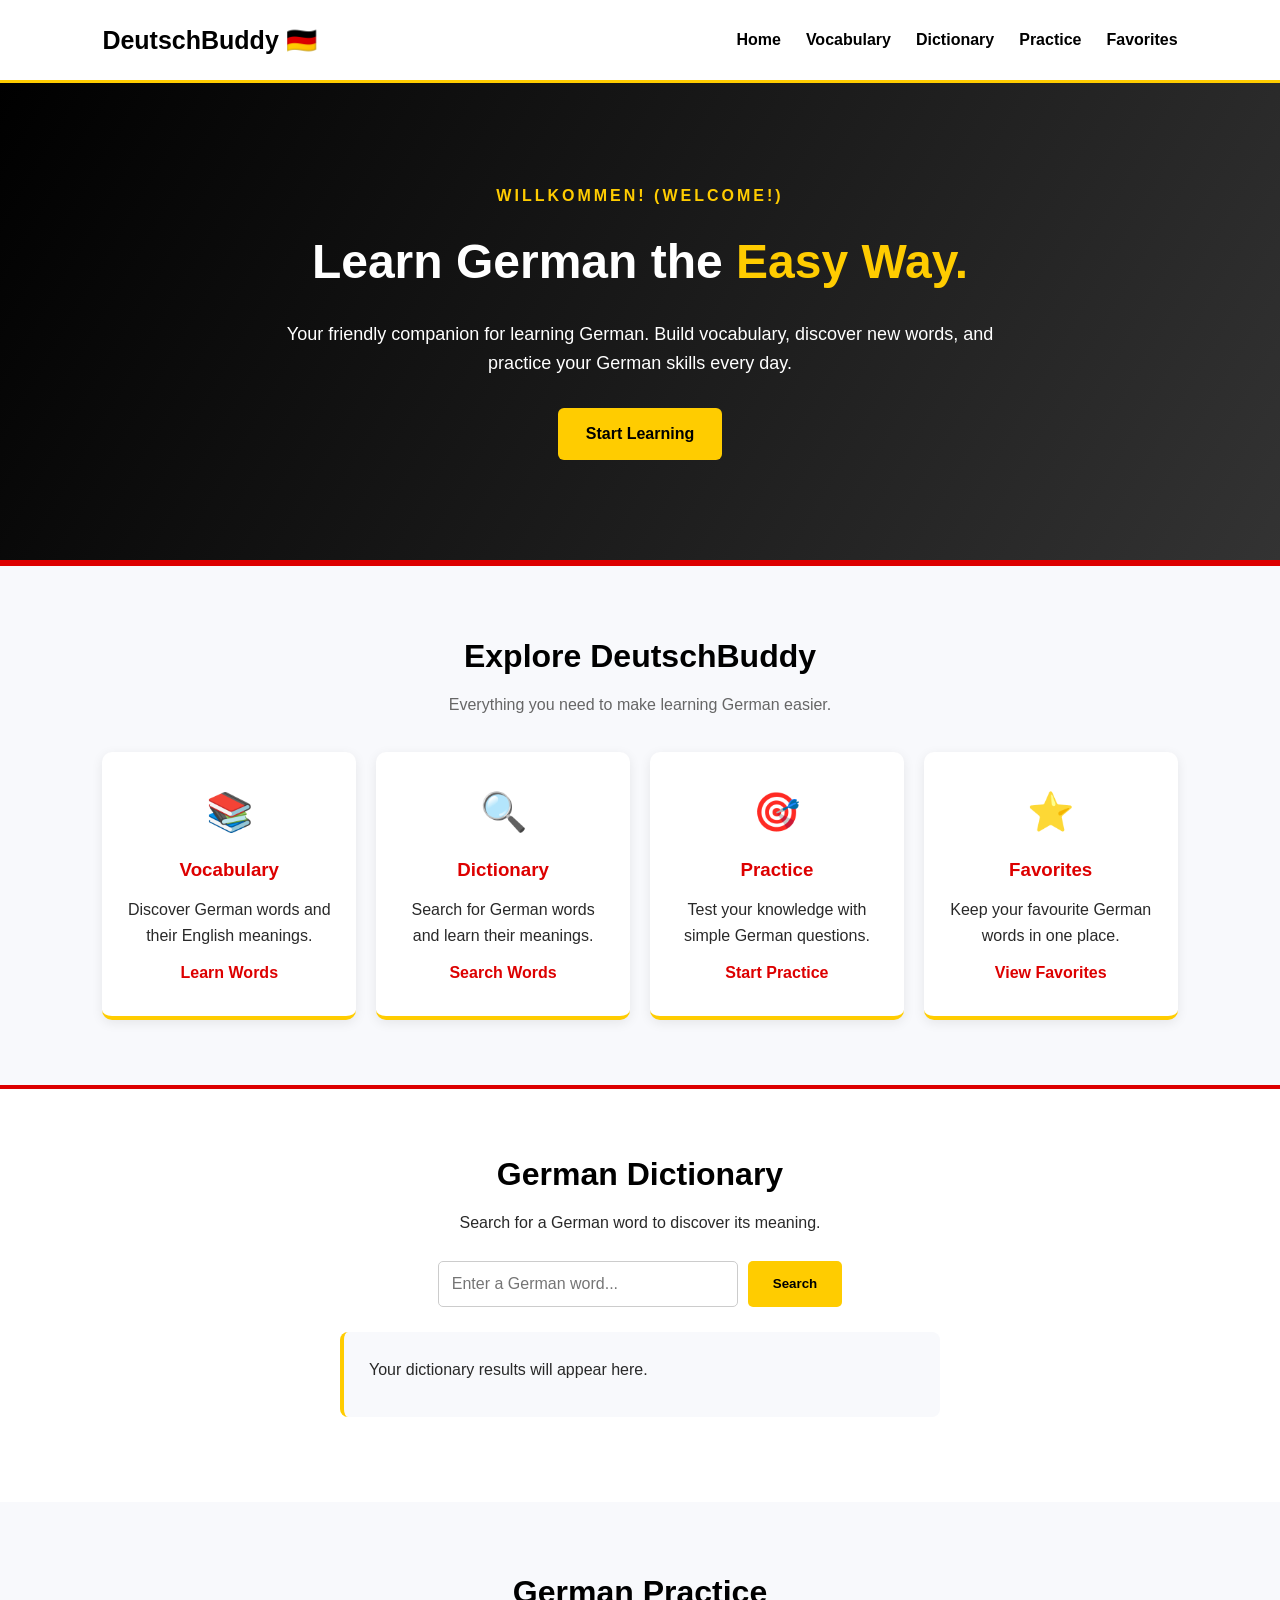
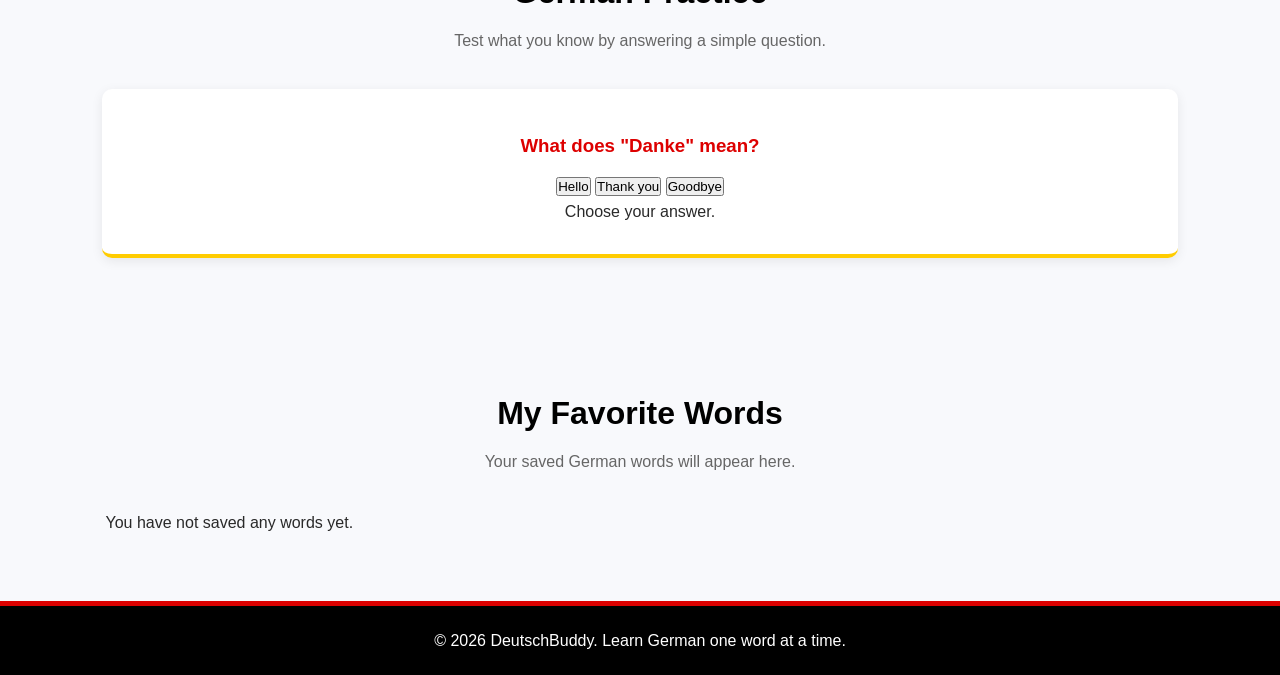
<file: index.html>
<!DOCTYPE html>
<html lang="en">
<head>
    <meta charset="UTF-8">
    <meta name="viewport" content="width=device-width, initial-scale=1.0">
    <meta name="description" content="DeutschBuddy helps you learn German vocabulary and improve your German skills.">
    <title>DeutschBuddy | Learn German</title>
    <link rel="stylesheet" href="style.css">
    <script src="main.js" defer></script>
</head>
<body>

    <header>
        <div class="navbar">
            <div class="logo">DeutschBuddy 🇩🇪</div>

            <nav>
                <ul>
                    <li><a href="#home">Home</a></li>
                    <li><a href="vocabulary.html">Vocabulary</a></li>
                    <li><a href="#dictionary">Dictionary</a></li>
                    <li><a href="#practice">Practice</a></li>
                    <li><a href="#favorites">Favorites</a></li>
                </ul>
            </nav>
        </div>
    </header>

    <main>

        <!-- Home Section -->
        <section class="hero" id="home">
            <div class="hero-content">
                <p class="welcome">WILLKOMMEN! (WELCOME!)</p>

                <h1>Learn German the <span>Easy Way.</span></h1>

                <p>
                    Your friendly companion for learning German.
                    Build vocabulary, discover new words, and practice
                    your German skills every day.
                </p>

                <a href="#features" class="btn">Start Learning</a>
            </div>
        </section>

        <!-- Features Section -->
        <section id="features" class="features">

            <h2>Explore DeutschBuddy</h2>

            <p class="section-description">
                Everything you need to make learning German easier.
            </p>

            <div class="feature-container">

                <article class="feature-card">
                    <div class="feature-icon">📚</div>
                    <h3>Vocabulary</h3>
                    <p>Discover German words and their English meanings.</p>
                    <a href="vocabulary.html">Learn Words</a>
                </article>

                <article class="feature-card">
                    <div class="feature-icon">🔍</div>
                    <h3>Dictionary</h3>
                    <p>Search for German words and learn their meanings.</p>
                    <a href="#dictionary">Search Words</a>
                </article>

                <article class="feature-card">
                    <div class="feature-icon">🎯</div>
                    <h3>Practice</h3>
                    <p>Test your knowledge with simple German questions.</p>
                    <a href="#practice">Start Practice</a>
                </article>

                <article class="feature-card">
                    <div class="feature-icon">⭐</div>
                    <h3>Favorites</h3>
                    <p>Keep your favourite German words in one place.</p>
                    <a href="#favorites">View Favorites</a>
                </article>

            </div>
        </section>

        <!-- Dictionary Section -->
        <section class="dictionary-section" id="dictionary">

            <h2>German Dictionary</h2>

            <p>Search for a German word to discover its meaning.</p>

            <form id="dictionary-form">
                <input
                    type="text"
                    id="word-input"
                    placeholder="Enter a German word..."
                    required
                >

                <button type="submit">Search</button>
            </form>

            <div id="dictionary-result">
                <p>Your dictionary results will appear here.</p>
            </div>

        </section>

        <!-- Practice Section -->
        <section class="features practice-section" id="practice">

            <h2>German Practice</h2>

            <p class="section-description">
                Test what you know by answering a simple question.
            </p>

            <div class="feature-card">
                <h3>What does "Danke" mean?</h3>

                <div id="quiz-options">
                    <button type="button" class="quiz-option" data-answer="wrong">Hello</button>
                    <button type="button" class="quiz-option" data-answer="correct">Thank you</button>
                    <button type="button" class="quiz-option" data-answer="wrong">Goodbye</button>
                </div>

                <p id="quiz-result">Choose your answer.</p>
            </div>

        </section>

        <!-- Favorites Section -->
        <section class="features favorites-section" id="favorites">

            <h2>My Favorite Words</h2>

            <p class="section-description">
                Your saved German words will appear here.
            </p>

            <div id="favorites-list" class="vocabulary-container">
                <p>You have not saved any words yet.</p>
            </div>

        </section>

    </main>

    <footer>
        <p>&copy; 2026 DeutschBuddy. Learn German one word at a time.</p>
    </footer>

</body>
</html>
</file>
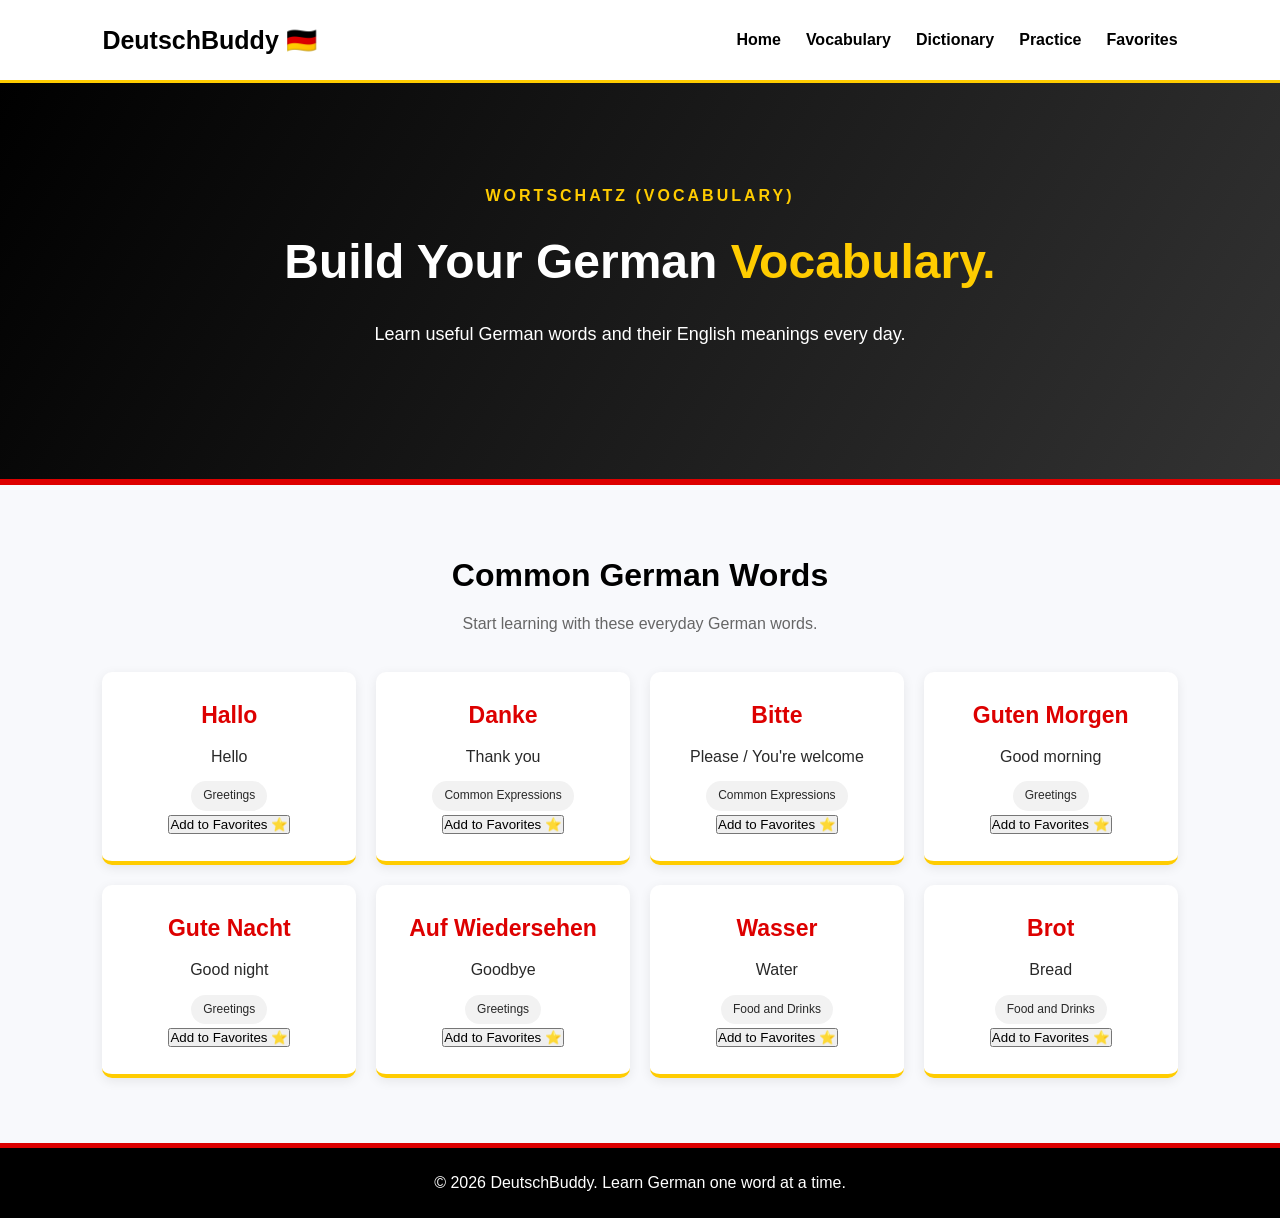
<file: vocabulary.html>
<!DOCTYPE html>
<html lang="en">

<head>
    <meta charset="UTF-8">
    <meta name="viewport" content="width=device-width, initial-scale=1.0">
    <meta name="description" content="Learn common German vocabulary with English translations on DeutschBuddy.">
    <title>German Vocabulary | DeutschBuddy</title>
    <link rel="stylesheet" href="style.css">
    <script src="main.js" defer></script>
</head>

<body>

    <header>
        <div class="navbar">
            <div class="logo">DeutschBuddy 🇩🇪</div>

            <nav>
                <ul>
                    <li><a href="index.html">Home</a></li>
                    <li><a href="vocabulary.html">Vocabulary</a></li>
                    <li><a href="index.html#dictionary">Dictionary</a></li>
                    <li><a href="index.html#practice">Practice</a></li>
                    <li><a href="index.html#favorites">Favorites</a></li>
                </ul>
            </nav>
        </div>
    </header>

    <main>
        <section class="hero">
            <div class="hero-content">
                <p class="welcome">WORTSCHATZ (VOCABULARY)</p>
                <h1>Build Your German <span>Vocabulary.</span></h1>
                <p>Learn useful German words and their English meanings every day.</p>
            </div>
        </section>

        <section class="features">
            <h2>Common German Words</h2>

            <p class="section-description">
                Start learning with these everyday German words.
            </p>

            <div class="vocabulary-container">

                <article class="vocabulary-card">
                    <h3>Hallo</h3>
                    <p>Hello</p>
                    <span>Greetings</span>
                    <br>
                    <button class="add-favorite" data-german="Hallo" data-english="Hello">
                        Add to Favorites ⭐
                    </button>
                </article>

                <article class="vocabulary-card">
                    <h3>Danke</h3>
                    <p>Thank you</p>
                    <span>Common Expressions</span>
                    <br>
                    <button class="add-favorite" data-german="Danke" data-english="Thank you">
                        Add to Favorites ⭐
                    </button>
                </article>

                <article class="vocabulary-card">
                    <h3>Bitte</h3>
                    <p>Please / You're welcome</p>
                    <span>Common Expressions</span>
                    <br>
                    <button class="add-favorite" data-german="Bitte" data-english="Please / You're welcome">
                        Add to Favorites ⭐
                    </button>
                </article>

                <article class="vocabulary-card">
                    <h3>Guten Morgen</h3>
                    <p>Good morning</p>
                    <span>Greetings</span>
                    <br>
                    <button class="add-favorite" data-german="Guten Morgen" data-english="Good morning">
                        Add to Favorites ⭐
                    </button>
                </article>

                <article class="vocabulary-card">
                    <h3>Gute Nacht</h3>
                    <p>Good night</p>
                    <span>Greetings</span>
                    <br>
                    <button class="add-favorite" data-german="Gute Nacht" data-english="Good night">
                        Add to Favorites ⭐
                    </button>
                </article>

                <article class="vocabulary-card">
                    <h3>Auf Wiedersehen</h3>
                    <p>Goodbye</p>
                    <span>Greetings</span>
                    <br>
                    <button class="add-favorite" data-german="Auf Wiedersehen" data-english="Goodbye">
                        Add to Favorites ⭐
                    </button>
                </article>

                <article class="vocabulary-card">
                    <h3>Wasser</h3>
                    <p>Water</p>
                    <span>Food and Drinks</span>
                    <br>
                    <button class="add-favorite" data-german="Wasser" data-english="Water">
                        Add to Favorites ⭐
                    </button>
                </article>

                <article class="vocabulary-card">
                    <h3>Brot</h3>
                    <p>Bread</p>
                    <span>Food and Drinks</span>
                    <br>
                    <button class="add-favorite" data-german="Brot" data-english="Bread">
                        Add to Favorites ⭐
                    </button>
                </article>

            </div>
        </section>
    </main>

    <footer>
        <p>&copy; 2026 DeutschBuddy. Learn German one word at a time.</p>
    </footer>

</body>

</html>
</file>
<file: style.css>
* {
    margin: 0;
    padding: 0;
    box-sizing: border-box;
}

html {
    scroll-behavior: smooth;
}

body {
    font-family: Arial, sans-serif;
    color: #292929;
    background: #f8f9fc;
    line-height: 1.6;
}

/* Header and Navigation */
header {
    background: #ffffff;
    padding: 20px 8%;
    border-bottom: 3px solid #FFCC00;
}

.navbar {
    display: flex;
    justify-content: space-between;
    align-items: center;
}

.logo {
    font-size: 25px;
    font-weight: bold;
    color: #000000;
}

nav ul {
    display: flex;
    list-style: none;
    gap: 25px;
}

nav a {
    text-decoration: none;
    color: #000000;
    font-weight: bold;
    transition: color 0.3s ease;
}

nav a:hover {
    color: #DD0000;
}

/* Hero Section */
.hero {
    background: linear-gradient(120deg, #000000, #333333);
    color: white;
    padding: 100px 8%;
    text-align: center;
    border-bottom: 6px solid #DD0000;
}

.hero-content {
    max-width: 750px;
    margin: auto;
}

.welcome {
    letter-spacing: 3px;
    margin-bottom: 15px;
    color: #FFCC00;
    font-weight: bold;
}

.hero h1 {
    font-size: 48px;
    margin-bottom: 20px;
}

.hero h1 span {
    color: #FFCC00;
}

.hero-content>p:not(.welcome) {
    font-size: 18px;
    margin-bottom: 30px;
}

/* Buttons */
.btn {
    display: inline-block;
    background: #FFCC00;
    color: #000000;
    padding: 13px 28px;
    text-decoration: none;
    border-radius: 6px;
    font-weight: bold;
    transition: background 0.3s ease, color 0.3s ease;
}

.btn:hover {
    background: #DD0000;
    color: white;
}

/* Features Section */
.features {
    padding: 65px 8%;
    text-align: center;
}

.features h2 {
    font-size: 32px;
    color: #000000;
}

.section-description {
    margin: 10px 0 35px;
    color: #666;
}

.feature-container {
    display: grid;
    grid-template-columns: repeat(4, 1fr);
    gap: 20px;
}

.feature-card {
    background: white;
    padding: 30px 20px;
    border-radius: 10px;
    border-bottom: 4px solid #FFCC00;
    box-shadow: 0 3px 12px rgba(0, 0, 0, 0.08);
    transition: transform 0.3s ease;
}

.feature-card:hover {
    transform: translateY(-5px);
}

.feature-icon {
    font-size: 38px;
}

.feature-card h3 {
    margin: 12px 0;
    color: #DD0000;
}

.feature-card a {
    display: inline-block;
    margin-top: 12px;
    color: #DD0000;
    font-weight: bold;
    text-decoration: none;
}

/* Vocabulary Page */
.vocabulary-container {
    display: grid;
    grid-template-columns: repeat(4, 1fr);
    gap: 20px;
    margin-top: 35px;
}

.vocabulary-card {
    background: white;
    padding: 25px 20px;
    border-radius: 10px;
    box-shadow: 0 3px 12px rgba(0, 0, 0, 0.08);
    border-bottom: 4px solid #FFCC00;
    transition: transform 0.3s ease;
}

.vocabulary-card:hover {
    transform: translateY(-5px);
}

.vocabulary-card h3 {
    color: #DD0000;
    font-size: 23px;
    margin-bottom: 10px;
}

.vocabulary-card p {
    color: #292929;
    margin-bottom: 12px;
}

.vocabulary-card span {
    display: inline-block;
    background: #f2f2f2;
    padding: 5px 12px;
    border-radius: 15px;
    font-size: 12px;
}

/* Dictionary Section */
.dictionary-section {
    padding: 60px 8%;
    text-align: center;
    background: #ffffff;
    border-top: 4px solid #DD0000;
}

.dictionary-section h2 {
    font-size: 32px;
    color: #000000;
    margin-bottom: 10px;
}

.dictionary-section p {
    margin-bottom: 20px;
}

#dictionary-form {
    margin: 25px auto;
    display: flex;
    justify-content: center;
    gap: 10px;
}

#word-input {
    width: 300px;
    padding: 13px;
    border: 1px solid #ccc;
    border-radius: 5px;
    font-size: 16px;
}

#dictionary-form button {
    padding: 13px 25px;
    background: #FFCC00;
    border: none;
    border-radius: 5px;
    font-weight: bold;
    cursor: pointer;
}

#dictionary-form button:hover {
    background: #DD0000;
    color: white;
}

#dictionary-result {
    max-width: 600px;
    margin: 25px auto;
    padding: 25px;
    background: #f8f9fc;
    border-radius: 8px;
    border-left: 4px solid #FFCC00;
    text-align: left;
}

#dictionary-result h3 {
    color: #DD0000;
    font-size: 25px;
    margin-bottom: 15px;
}

#dictionary-result p {
    margin-bottom: 10px;
}

/* Footer */
footer {
    background: #000000;
    color: white;
    text-align: center;
    padding: 22px;
    border-top: 5px solid #DD0000;
}

/* Tablet Layout */
@media (max-width: 768px) {
    .hero h1 {
        font-size: 34px;
    }

    .feature-container,
    .vocabulary-container {
        grid-template-columns: repeat(2, 1fr);
    }

    .navbar {
        flex-direction: column;
        gap: 15px;
    }

    nav ul {
        flex-wrap: wrap;
        justify-content: center;
        gap: 12px;
    }
}

/* Mobile Layout */
@media (max-width: 480px) {

    .feature-container,
    .vocabulary-container {
        grid-template-columns: 1fr;
    }

    .hero {
        padding: 70px 6%;
    }

    .hero h1 {
        font-size: 30px;
    }

    nav ul {
        gap: 10px;
    }

    #dictionary-form {
        flex-direction: column;
    }

    #word-input {
        width: 100%;
    }
}
</file>
